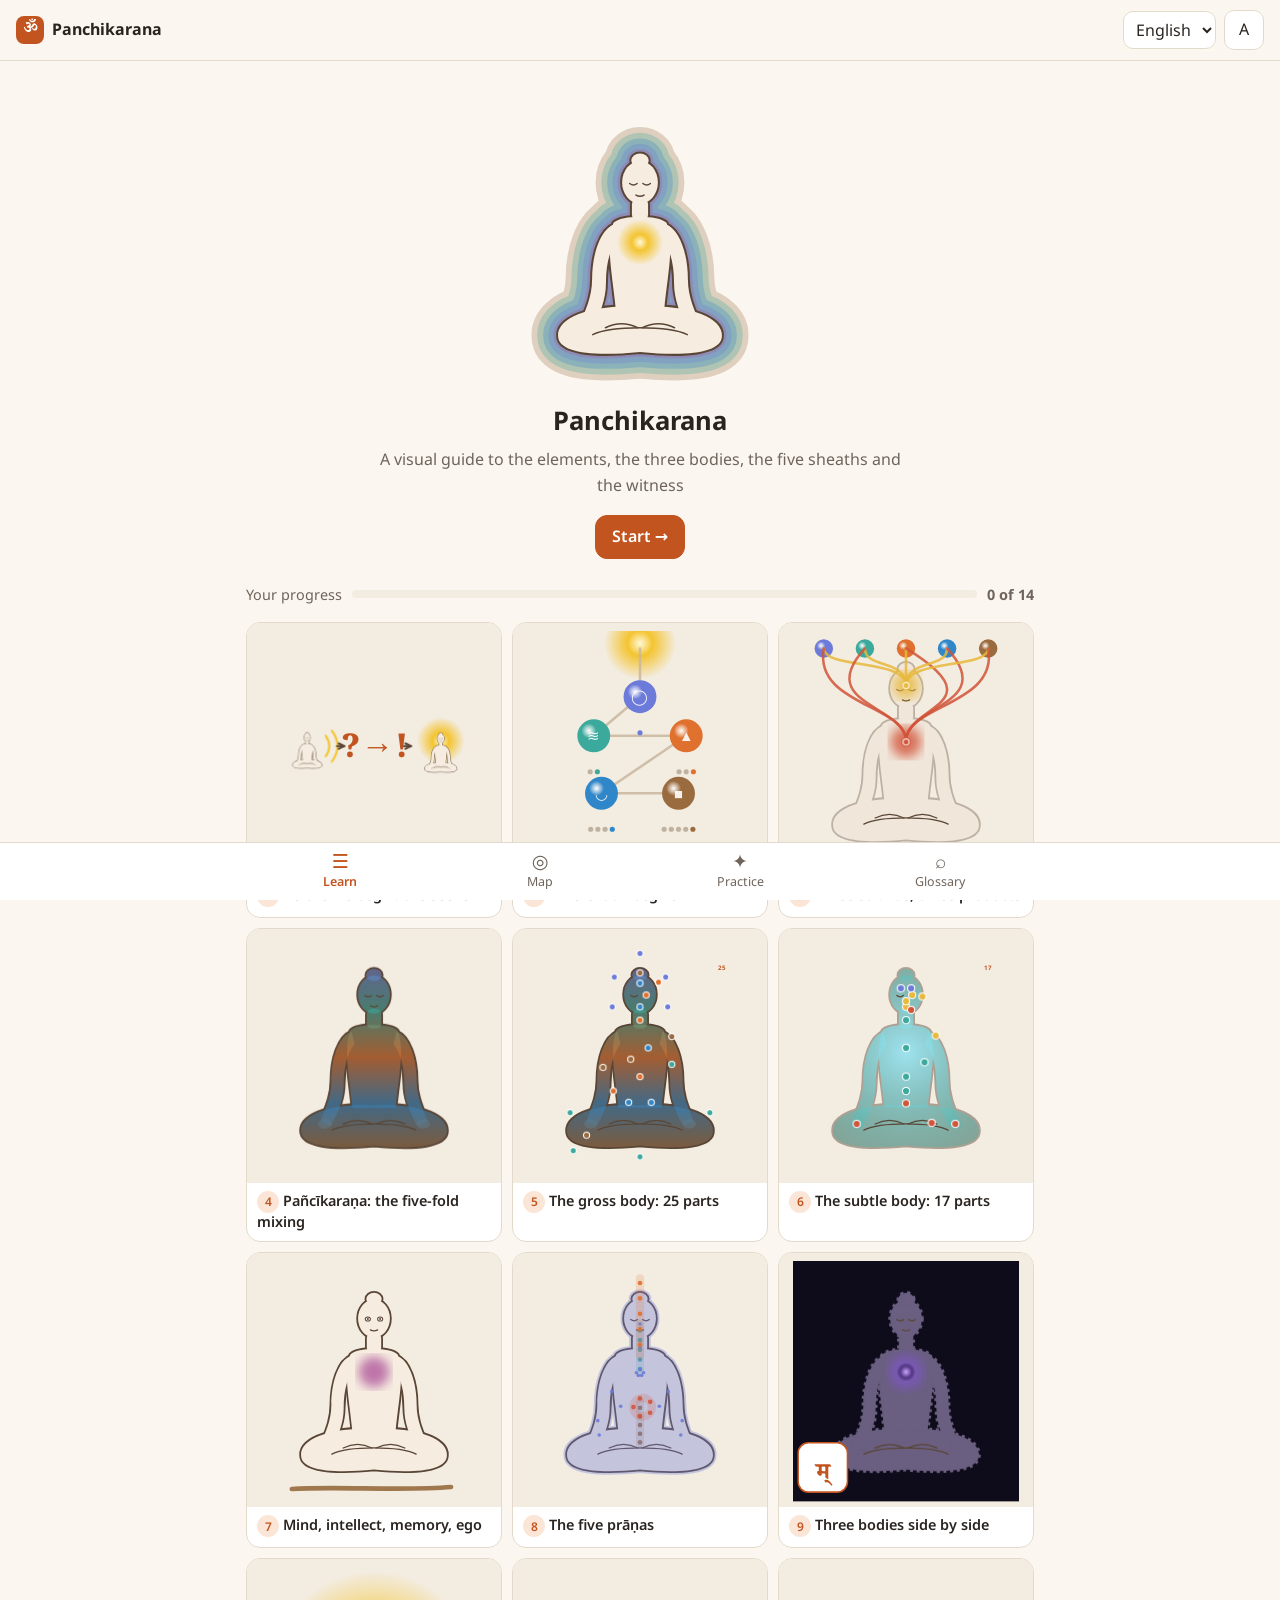
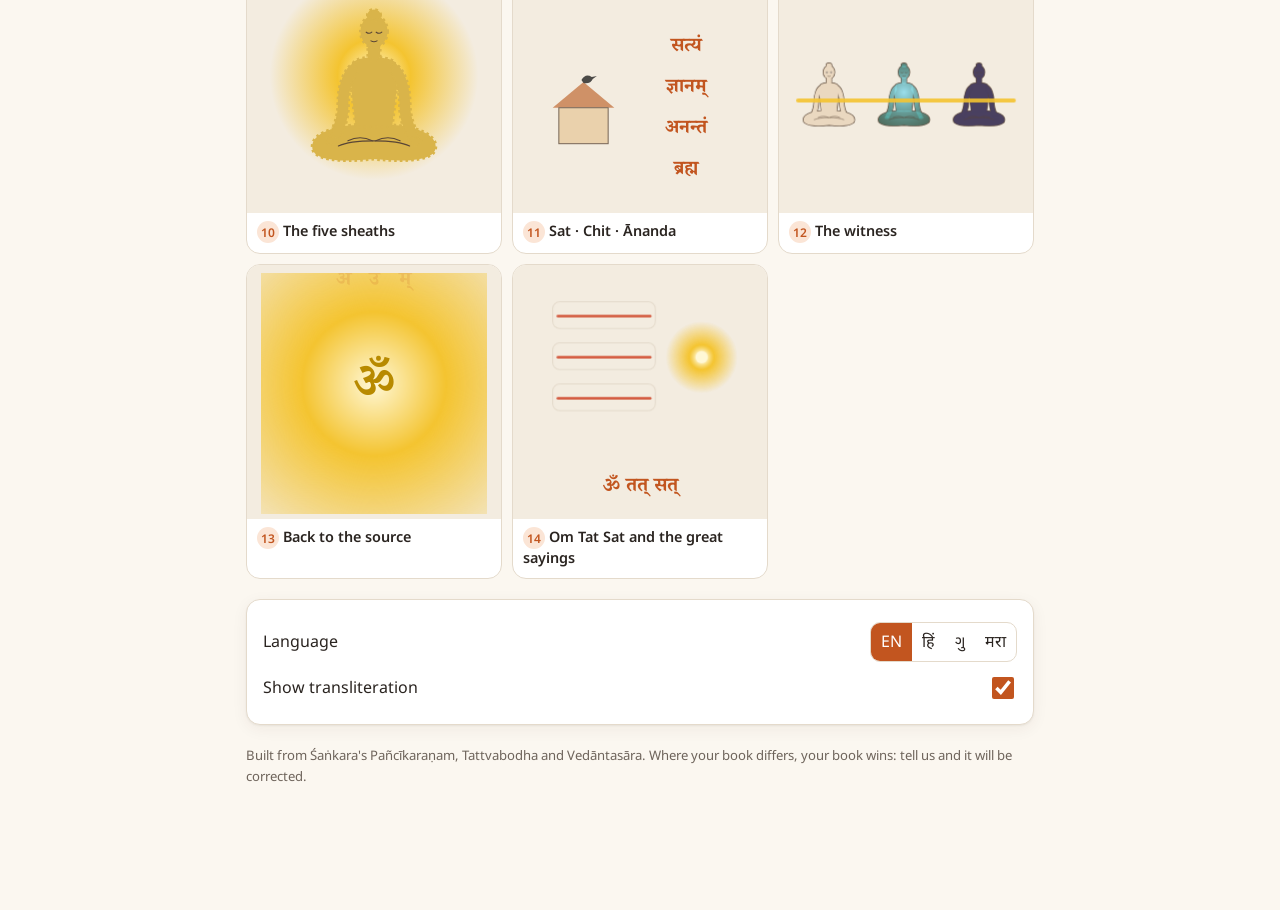
<file: index.html>
<!doctype html>
<html lang="en">
<head>
<meta charset="utf-8">
<meta name="viewport" content="width=device-width, initial-scale=1, viewport-fit=cover">
<title>Panchikarana</title>
<meta name="description" content="A visual, multilingual guide to Panchikarana: the five elements, the three bodies, the five sheaths and the witness.">
<meta name="theme-color" content="#C2551F">
<link rel="manifest" href="manifest.webmanifest">
<link rel="icon" href="icon.svg" type="image/svg+xml">
<link rel="apple-touch-icon" href="icon-192.png">
<link rel="preconnect" href="https://fonts.googleapis.com">
<link rel="preconnect" href="https://fonts.gstatic.com" crossorigin>
<link href="https://fonts.googleapis.com/css2?family=Noto+Sans:wght@400;600;700;800&family=Noto+Sans+Devanagari:wght@400;600;700&family=Noto+Sans+Gujarati:wght@400;600;700&family=Noto+Serif+Devanagari:wght@500;600&family=Noto+Serif+Gujarati:wght@500;600&display=swap" rel="stylesheet">
<link rel="stylesheet" href="style.css?v=5">
</head>
<body>
<header class="top">
  <a class="brand" href="#/"><span class="mark" aria-hidden="true">ॐ</span><span id="appTitle">Panchikarana</span></a>
  <select id="lang" aria-label="Language"></select>
  <button id="themeBtn" class="iconbtn" type="button">A</button>
</header>
<main id="main"><noscript>This guide needs JavaScript.</noscript></main>
<nav id="nav" class="nav" aria-label="Main"></nav>
<script src="i18n.js?v=5"></script>
<script src="data.js?v=5"></script>
<script src="narr.js?v=5"></script>
<script src="scenes.js?v=5"></script>
<script src="scenes2.js?v=5"></script>
<script src="app.js?v=5"></script>
</body>
</html>
</file>
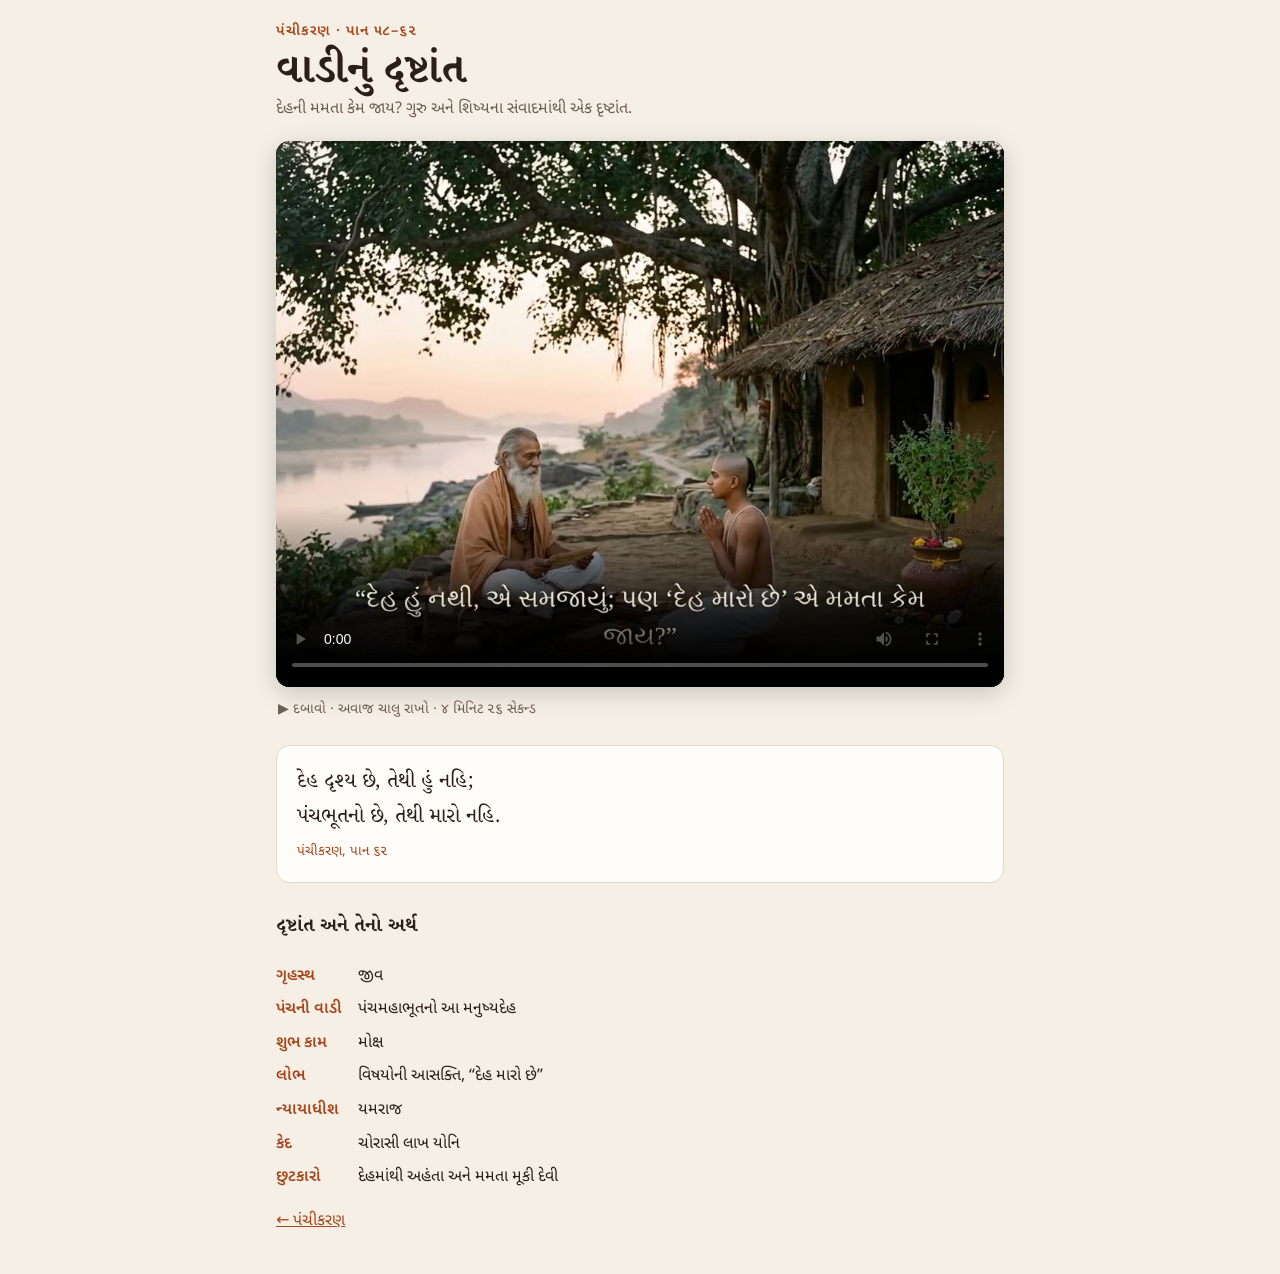
<file: panchikaran-upload-film/films/vadi.html>
<!doctype html>
<html lang="gu">
<head>
<meta charset="utf-8">
<meta name="viewport" content="width=device-width, initial-scale=1, viewport-fit=cover">
<meta name="description" content="વાડીનું દૃષ્ટાંત: પંચીકરણ (પાન ૫૮–૬૨) માંથી દેહની મમતા વિશેનું દૃષ્ટાંત.">
<meta property="og:title" content="વાડીનું દૃષ્ટાંત · પંચીકરણ">
<meta property="og:image" content="poster.jpg">
<title>વાડીનું દૃષ્ટાંત</title>
<link rel="stylesheet" href="https://fonts.googleapis.com/css2?family=Noto+Serif+Gujarati:wght@500;700&family=Noto+Sans+Gujarati:wght@400;600&display=swap">
<style>
/* Layout: one centred column, the film first, the teaching below it */
:root{
  --bg:#F5EFE6; --surface:#FFFDF9; --ink:#2B2019; --muted:#6F5F52; --accent:#A8461C; --line:#E4D8C8;
  --serif:"Noto Serif Gujarati","Noto Sans Gujarati",serif; --sans:"Noto Sans Gujarati",system-ui,sans-serif;
}
@media (prefers-color-scheme:dark){:root:not([data-theme="light"]){--bg:#17120E;--surface:#221B15;--ink:#F2E8DB;--muted:#B8A794;--accent:#E8915E;--line:#3A2F25;color-scheme:dark}}
:root[data-theme="dark"]{--bg:#17120E;--surface:#221B15;--ink:#F2E8DB;--muted:#B8A794;--accent:#E8915E;--line:#3A2F25;color-scheme:dark}
*{box-sizing:border-box}html{-webkit-text-size-adjust:100%}body{margin:0;background:var(--bg);color:var(--ink);font-family:var(--sans);font-size:16px;line-height:1.6}
main{max-width:760px;margin:0 auto;padding-block:20px 40px;padding-left:max(16px,env(safe-area-inset-left,0px));padding-right:max(16px,env(safe-area-inset-right,0px));display:grid;gap:18px}
.kicker{color:var(--accent);font-size:.9rem;letter-spacing:.06em;font-weight:600}
h1{font-family:var(--serif);font-size:clamp(1.9rem,6vw,2.6rem);line-height:1.25;margin:2px 0 0;text-wrap:balance}
.sub{color:var(--muted);margin:0}
.film{background:#000;border-radius:14px;overflow:hidden;box-shadow:0 6px 24px rgba(0,0,0,.18)}
video{display:block;width:100%;max-width:100%;aspect-ratio:4/3;height:auto;background:#000}
.hint{color:var(--muted);font-size:.88rem;margin:-6px 2px 0}
blockquote{margin:6px 0 0;padding:18px 20px;background:var(--surface);border:1px solid var(--line);border-radius:14px;font-family:var(--serif);font-size:1.3rem;line-height:1.7}
blockquote cite{display:block;margin-top:6px;font-family:var(--sans);font-style:normal;font-size:.85rem;color:var(--accent)}
.flow{display:grid;gap:8px;margin:4px 0 0;padding:0;list-style:none}
.flow li{display:grid;grid-template-columns:auto 1fr;gap:10px;align-items:baseline}
.flow b{color:var(--accent);font-weight:600;min-width:4.5em}
h2{font-family:var(--serif);font-size:1.2rem;margin:10px 0 0}
</style>
</head>
<body>
<main>
  <div>
    <div class="kicker">પંચીકરણ · પાન ૫૮–૬૨</div>
    <h1>વાડીનું દૃષ્ટાંત</h1>
    <p class="sub">દેહની મમતા કેમ જાય? ગુરુ અને શિષ્યના સંવાદમાંથી એક દૃષ્ટાંત.</p>
  </div>
  <div class="film">
    <video id="film" controls playsinline preload="metadata" poster="poster.jpg">
      <source src="vadi.mp4" type="video/mp4">
    </video>
  </div>
  <p class="hint">▶ દબાવો · અવાજ ચાલુ રાખો · ૪ મિનિટ ૨૬ સેકન્ડ</p>

  <blockquote>દેહ દૃશ્ય છે, તેથી હું નહિ;<br>પંચભૂતનો છે, તેથી મારો નહિ.<cite>પંચીકરણ, પાન ૬૨</cite></blockquote>

  <h2>દૃષ્ટાંત અને તેનો અર્થ</h2>
  <ul class="flow">
    <li><b>ગૃહસ્થ</b><span>જીવ</span></li>
    <li><b>પંચની વાડી</b><span>પંચમહાભૂતનો આ મનુષ્યદેહ</span></li>
    <li><b>શુભ કામ</b><span>મોક્ષ</span></li>
    <li><b>લોભ</b><span>વિષયોની આસક્તિ, “દેહ મારો છે”</span></li>
    <li><b>ન્યાયાધીશ</b><span>યમરાજ</span></li>
    <li><b>કેદ</b><span>ચોરાસી લાખ યોનિ</span></li>
    <li><b>છુટકારો</b><span>દેહમાંથી અહંતા અને મમતા મૂકી દેવી</span></li>
  </ul>
  <p class="sub"><a href="../" style="color:var(--accent)">← પંચીકરણ</a></p>
</main>
</body>
</html>
</file>
<file: style.css>
:root {
  --bg: #FBF7F0; --surface: #FFFFFF; --surface2: #F3ECE0; --ink: #2A2420; --muted: #6E645B; --line: #E4DACB;
  --accent: #C2551F; --accent-ink: #FFFFFF; --accent-soft: #FBE5D6; --ok: #2E7D4F; --no: #B3261E;
  --sattva: #E8B93C; --rajas: #D2553A; --tamas: #4B4F6B;
  --radius: 14px; --shadow: 0 1px 2px rgba(0,0,0,.05), 0 4px 16px rgba(60,40,20,.06);
  --font: "Noto Sans", "Noto Sans Devanagari", "Noto Sans Gujarati", system-ui, -apple-system, "Segoe UI", sans-serif;
  --font-sa: "Noto Serif Devanagari", "Noto Serif Gujarati", "Noto Sans Devanagari", "Noto Sans Gujarati", serif;
}
@media (prefers-color-scheme: dark) {
  :root:not([data-theme="light"]) {
    --bg: #17140F; --surface: #221E18; --surface2: #2C2720; --ink: #F1EAE0; --muted: #B3A898; --line: #3A342B;
    --accent: #F08A4B; --accent-ink: #1A120B; --accent-soft: #3B2617; --ok: #6CC48D; --no: #F2867E; --tamas: #9EA3C7;
    --shadow: 0 1px 2px rgba(0,0,0,.4);
  }
}
:root[data-theme="dark"] {
  --bg: #17140F; --surface: #221E18; --surface2: #2C2720; --ink: #F1EAE0; --muted: #B3A898; --line: #3A342B;
  --accent: #F08A4B; --accent-ink: #1A120B; --accent-soft: #3B2617; --ok: #6CC48D; --no: #F2867E; --tamas: #9EA3C7;
  --shadow: 0 1px 2px rgba(0,0,0,.4);
}
* { box-sizing: border-box; }
html { -webkit-text-size-adjust: 100%; }
body { margin: 0; background: var(--bg); color: var(--ink); font: 16px/1.6 var(--font); }
a { color: var(--accent); }
button { font: inherit; color: inherit; }
h1 { font-size: 1.6rem; line-height: 1.25; margin: .2em 0 .4em; }
h2 { font-size: 1.15rem; margin: 0 0 .5em; }
h3 { font-size: 1rem; margin: 0 0 .4em; }
.muted { color: var(--muted); }

/* Shell */
.top { position: sticky; top: 0; z-index: 10; display: flex; align-items: center; gap: 8px; padding: 10px 16px; background: color-mix(in srgb, var(--bg) 88%, transparent); backdrop-filter: blur(8px); border-bottom: 1px solid var(--line); }
.top .brand { flex: 1; font-weight: 700; text-decoration: none; color: var(--ink); display: flex; align-items: center; gap: 8px; min-width: 0; }
.top .brand .mark { width: 28px; height: 28px; border-radius: 8px; background: var(--accent); color: var(--accent-ink); display: grid; place-items: center; font-family: var(--font-sa); }
.top select, .iconbtn { background: var(--surface); border: 1px solid var(--line); border-radius: 10px; padding: 6px 8px; font: inherit; color: var(--ink); min-height: 38px; }
.iconbtn { width: 40px; cursor: pointer; }
main { max-width: 820px; margin: 0 auto; padding: 16px 16px 110px; }
.nav { position: fixed; bottom: 0; left: 0; right: 0; z-index: 10; display: flex; justify-content: center; background: var(--surface); border-top: 1px solid var(--line); padding-bottom: env(safe-area-inset-bottom); }
.nav a { flex: 1; max-width: 200px; display: flex; flex-direction: column; align-items: center; gap: 2px; padding: 8px 4px; text-decoration: none; color: var(--muted); font-size: .78rem; }
.nav a .ic { font-size: 1.2rem; line-height: 1; }
.nav a.on { color: var(--accent); font-weight: 600; }

/* Buttons */
.btn { display: inline-flex; align-items: center; justify-content: center; gap: 6px; min-height: 44px; padding: 8px 16px; border-radius: 12px; border: 1px solid var(--line); background: var(--surface); color: var(--ink); text-decoration: none; cursor: pointer; font-weight: 600; }
.btn.primary { background: var(--accent); border-color: var(--accent); color: var(--accent-ink); }
.btn.small { min-height: 36px; padding: 4px 12px; font-size: .9rem; }
.btn.wide { width: 100%; margin-top: 12px; }
.btn[disabled] { opacity: .4; cursor: default; }
.card { background: var(--surface); border: 1px solid var(--line); border-radius: var(--radius); padding: 16px; box-shadow: var(--shadow); }
.center { text-align: center; }

/* Terms */
.term { display: inline-flex; flex-direction: column; line-height: 1.25; vertical-align: middle; }
.term .sa { font-family: var(--font-sa); font-weight: 600; }
.term .ro { font-style: italic; font-size: .8em; color: var(--muted); }
.term .gl { font-size: .82em; color: var(--muted); }
.term .gl.solo { font-size: 1em; color: var(--ink); }
.term.big .sa { font-size: 1.35rem; }
.term.big .gl { font-size: .95rem; }

/* Home */
.hero { text-align: center; padding: 20px 0 8px; }
.hero .om { font-family: var(--font-sa); font-size: 3.4rem; color: var(--accent); line-height: 1; }
.hero p { color: var(--muted); max-width: 34em; margin: 0 auto 16px; }
.progress { display: flex; align-items: center; gap: 10px; margin: 16px 0; font-size: .9rem; color: var(--muted); }
.progress .bar { flex: 1; height: 8px; border-radius: 4px; background: var(--surface2); overflow: hidden; }
.progress .bar i { display: block; height: 100%; background: var(--accent); }
.chapters { list-style: none; padding: 0; margin: 0 0 20px; display: grid; gap: 8px; }
.chapters a { display: flex; align-items: center; gap: 12px; padding: 12px 14px; background: var(--surface); border: 1px solid var(--line); border-radius: var(--radius); text-decoration: none; color: var(--ink); }
.chapters .num { width: 32px; height: 32px; flex: none; border-radius: 50%; background: var(--accent-soft); color: var(--accent); display: grid; place-items: center; font-weight: 700; }
.chapters .ct { flex: 1; }
.chapters .tick { color: var(--ok); font-weight: 700; }
.chapters .chev { color: var(--muted); font-size: 1.4rem; }
.settings .row { display: flex; align-items: center; justify-content: space-between; gap: 12px; padding: 6px 0; }
.settings input[type=checkbox] { width: 22px; height: 22px; accent-color: var(--accent); }
.seg { display: flex; border: 1px solid var(--line); border-radius: 10px; overflow: hidden; }
.seg button { border: 0; background: transparent; padding: 6px 10px; min-height: 38px; cursor: pointer; }
.seg button.on { background: var(--accent); color: var(--accent-ink); }
.note { font-size: .82rem; color: var(--muted); margin-top: 20px; }

/* Chapter */
.eyebrow { text-transform: uppercase; letter-spacing: .08em; font-size: .75rem; color: var(--accent); margin: 0; font-weight: 700; }
.lead { color: var(--ink); font-size: 1.02rem; }
.widget { margin: 20px 0; }
.remember { background: var(--accent-soft); border-radius: var(--radius); padding: 14px 16px; margin: 20px 0; }
.remember h2 { font-size: .85rem; text-transform: uppercase; letter-spacing: .08em; color: var(--accent); }
.remember ul { margin: 0; padding-left: 1.1em; }
.remember li { margin: 4px 0; }
.pager { display: flex; justify-content: space-between; gap: 12px; margin-top: 24px; }
.sub-h { margin-top: 24px; }

/* Chips, pills */
.chip { display: inline-block; padding: 2px 10px; border-radius: 999px; background: var(--surface2); font-size: .85rem; margin: 2px; font-family: var(--font-sa); }
.chip.own { background: var(--c, var(--accent)); color: #fff; font-weight: 700; }
.chip small { font-family: var(--font); opacity: .8; }
.pills { display: flex; flex-wrap: wrap; gap: 8px; margin: 8px 0 16px; }
.pills.col { flex-direction: row; }
.pill { border: 1px solid var(--line); background: var(--surface); border-radius: 999px; padding: 6px 14px; min-height: 40px; cursor: pointer; font-family: var(--font-sa); }
.pill.on { background: var(--c, var(--accent)); border-color: var(--c, var(--accent)); color: #fff; }
.pick { margin: 0; color: var(--muted); font-size: .9rem; }
.dot { display: inline-block; width: 12px; height: 12px; border-radius: 50%; margin-right: 6px; vertical-align: middle; }

/* Origin chain */
.chain { display: flex; flex-direction: column; align-items: stretch; }
.chain .src { text-align: center; padding: 10px; border: 2px dashed var(--line); border-radius: var(--radius); color: var(--muted); font-weight: 600; }
.chain .arrow { text-align: center; color: var(--muted); line-height: 1.4; }
.chain .link { display: flex; align-items: center; gap: 12px; padding: 12px; background: var(--surface); border: 1px solid var(--line); border-left: 6px solid var(--c); border-radius: var(--radius); }
.chain .badge { width: 40px; height: 40px; flex: none; border-radius: 50%; background: var(--c); color: #fff; display: grid; place-items: center; font-size: 1.2rem; }
.chain .body { flex: 1; min-width: 0; }
.chain .quals { margin-top: 6px; }
.chain .quals .lbl { font-size: .8rem; color: var(--muted); }
.chain .chip.own { background: var(--c); }
.chain .count { font-size: 1.6rem; font-weight: 800; color: var(--c); }

/* Gunas tree */
.tree .root { text-align: center; padding: 12px; border-radius: var(--radius); background: var(--surface); border: 2px solid var(--c); }
.tree .root .sub { color: var(--muted); font-size: .85rem; }
.branches { display: grid; grid-template-columns: repeat(3, 1fr); gap: 10px; margin-top: 12px; }
@media (max-width: 620px) { .branches { grid-template-columns: 1fr; } }
.branch { background: var(--surface); border: 1px solid var(--line); border-top: 5px solid; border-radius: var(--radius); padding: 12px; }
.branch.g-sattva { border-top-color: var(--sattva); }
.branch.g-rajas { border-top-color: var(--rajas); }
.branch.g-tamas { border-top-color: var(--tamas); }
.branch .gname { margin-bottom: 8px; }
.branch .out { padding: 8px 0; border-top: 1px dashed var(--line); }
.branch .lbl { display: block; font-size: .75rem; text-transform: uppercase; letter-spacing: .05em; color: var(--muted); }

/* Panchikarana */
.pk-controls { display: flex; align-items: center; justify-content: space-between; gap: 12px; flex-wrap: wrap; }
.steps { display: flex; gap: 6px; }
.stepb { width: 40px; height: 40px; border-radius: 50%; border: 1px solid var(--line); background: var(--surface); cursor: pointer; font-weight: 700; }
.stepb.on { background: var(--accent); color: var(--accent-ink); border-color: var(--accent); }
.caption { min-height: 3em; color: var(--muted); margin: 10px 0; }
.pk { display: grid; gap: 8px; }
.pk-row { display: flex; align-items: center; gap: 10px; background: none; border: 2px solid transparent; border-radius: 12px; padding: 4px; cursor: pointer; text-align: left; }
.pk-row.on { border-color: var(--accent); }
.pk-name { width: 72px; flex: none; font-family: var(--font-sa); font-weight: 600; }
.pk-bar { flex: 1; display: flex; height: 30px; }
.pk-bar .seg { flex: 1; height: 100%; transition: margin .5s ease, background-color .6s ease, transform .5s ease; }
.pk-bar .s0 { border-radius: 8px 0 0 8px; } .pk-bar .s7 { border-radius: 0 8px 8px 0; }
.pk.st1 .s4, .pk.st2 .s4, .pk.st3 .s4 { margin-left: 10px; border-top-left-radius: 8px; border-bottom-left-radius: 8px; }
.pk.st1 .s3, .pk.st2 .s3, .pk.st3 .s3 { border-top-right-radius: 8px; border-bottom-right-radius: 8px; }
.pk.st2 .s5, .pk.st2 .s6, .pk.st2 .s7, .pk.st3 .s5, .pk.st3 .s6, .pk.st3 .s7 { margin-left: 4px; }
.pk.st2 .s4, .pk.st2 .s5, .pk.st2 .s6, .pk.st2 .s7 { transform: translateY(-3px); border-radius: 6px; }
.pk.st3 .s4, .pk.st3 .s5, .pk.st3 .s6, .pk.st3 .s7 { border-radius: 6px; }
.recipe { display: flex; align-items: center; gap: 20px; margin-top: 20px; padding: 16px; background: var(--surface); border: 1px solid var(--line); border-radius: var(--radius); }
.pie { width: 120px; height: 120px; flex: none; border-radius: 50%; }
.legend { list-style: none; padding: 0; margin: 0; font-family: var(--font-sa); }
.legend b { display: inline-block; width: 22px; font-family: var(--font); }
@media (max-width: 420px) { .recipe { flex-direction: column; align-items: flex-start; } }

/* Tables */
.scroll { overflow-x: auto; -webkit-overflow-scrolling: touch; border: 1px solid var(--line); border-radius: var(--radius); background: var(--surface); }
.grid { border-collapse: collapse; width: 100%; font-size: .92rem; }
.grid th, .grid td { padding: 8px 10px; border-bottom: 1px solid var(--line); text-align: left; vertical-align: top; }
.grid thead th { background: var(--surface2); font-size: .78rem; text-transform: uppercase; letter-spacing: .04em; color: var(--muted); white-space: nowrap; }
.grid tbody th { position: sticky; left: 0; background: var(--surface); z-index: 1; }
.grid .elh { border-left: 5px solid var(--c); min-width: 96px; }
.grid.wide { min-width: 640px; }
.grid.bodies td .term { display: flex; margin-bottom: 4px; }
.memo-bar { display: flex; align-items: center; gap: 12px; margin-bottom: 8px; flex-wrap: wrap; }
.memo .hint { display: none; font-size: .85rem; color: var(--muted); }
.memo.hiding .hint { display: inline; }
.memo.hiding td.m { cursor: pointer; position: relative; }
.memo.hiding td.m > * , .memo.hiding td.m { color: transparent; }
.memo.hiding td.m .term * { color: transparent; }
.memo.hiding td.m::after { content: "?"; position: absolute; inset: 4px; display: grid; place-items: center; border-radius: 8px; background: var(--accent-soft); color: var(--accent); font-weight: 700; }
.memo.hiding td.m.shown, .memo.hiding td.m.shown .term .sa { color: var(--ink); }
.memo.hiding td.m.shown .term .ro, .memo.hiding td.m.shown .term .gl { color: var(--muted); }
.memo.hiding td.m.shown::after { display: none; }
.sum { display: flex; align-items: center; flex-wrap: wrap; gap: 4px; margin-bottom: 14px; }
.sum b { font-size: 1.4rem; color: var(--accent); margin-left: 4px; }

/* Inner instrument */
.cards4 { display: grid; grid-template-columns: repeat(2, 1fr); gap: 10px; }
@media (max-width: 560px) { .cards4 { grid-template-columns: 1fr; } }
.icard { background: var(--surface); border: 1px solid var(--line); border-radius: var(--radius); padding: 14px; border-top: 5px solid var(--sattva); }
.icard .fn { margin-top: 6px; }
.icard .fn .sa { font-family: var(--font-sa); color: var(--accent); font-weight: 600; }
.icard .fn .ro { font-style: italic; color: var(--muted); font-size: .85rem; }
.icard p { margin: 4px 0 8px; }
dl { display: grid; grid-template-columns: auto 1fr; gap: 4px 12px; margin: 8px 0 0; }
dt { color: var(--muted); font-size: .82rem; }
dd { margin: 0; }

/* Pranas */
.pranas { display: grid; grid-template-columns: 200px 1fr; gap: 16px; align-items: start; margin-bottom: 16px; }
@media (max-width: 560px) { .pranas { grid-template-columns: 1fr; } .pranas svg { max-width: 220px; margin: 0 auto; display: block; } }
.bodysvg .silhouette { fill: var(--surface2); stroke: var(--line); stroke-width: 2; transition: all .4s; }
.bodysvg .silhouette.glow { fill: var(--accent-soft); stroke: var(--accent); stroke-width: 3; }
.bodysvg .mk { cursor: pointer; }
.bodysvg .mk circle { fill: var(--surface); stroke: var(--accent); stroke-width: 3; }
.bodysvg .mk.on circle { fill: var(--accent); }
.bodysvg .mk text { font-size: 13px; fill: var(--ink); font-family: var(--font-sa); paint-order: stroke; stroke: var(--bg); stroke-width: 3px; }
.detail { background: var(--surface); border: 1px solid var(--line); border-radius: var(--radius); padding: 14px; border-left: 5px solid var(--c, var(--accent)); }
.minor { display: grid; grid-template-columns: repeat(auto-fill, minmax(140px, 1fr)); gap: 8px; }
.minor > div { background: var(--surface); border: 1px solid var(--line); border-radius: 12px; padding: 10px; }

/* Rings (koshas + map) */
.koshas { display: grid; grid-template-columns: minmax(0, 1fr) minmax(0, 1fr); gap: 16px; align-items: center; }
@media (max-width: 620px) { .koshas { grid-template-columns: 1fr; } }
.rings { width: 100%; max-width: 360px; margin: 0 auto; display: block; }
.rings .ring { cursor: pointer; }
.rings .ring circle { stroke: var(--bg); stroke-width: 2; opacity: .55; transition: opacity .3s; }
.rings .ring.on circle { opacity: 1; }
.rings text { font-size: 12px; font-weight: 700; fill: #fff; font-family: var(--font-sa); pointer-events: none; paint-order: stroke; stroke: rgba(0,0,0,.25); stroke-width: 2px; }
.rings .core { cursor: pointer; }
.rings .core circle { fill: #F4C430; stroke: #fff; stroke-width: 3; }
.rings .core.on circle { stroke: var(--accent); stroke-width: 4; }
.rings .core text { fill: #3A2A00; stroke: none; font-size: 13px; }
.parts { margin-top: 8px; }
.navk { display: flex; align-items: center; justify-content: space-between; margin-top: 12px; }
.bodylegend { display: grid; grid-template-columns: repeat(3, 1fr); gap: 8px; margin-top: 16px; }
.bodylegend > div { background: var(--surface); border: 1px solid var(--line); border-radius: 12px; padding: 10px; display: flex; flex-direction: column; gap: 4px; }
.bodylegend span { color: var(--muted); font-size: .85rem; }
.maplinks { display: flex; gap: 8px; flex-wrap: wrap; margin-top: 12px; }
.detail p { margin: 10px 0; }

/* Witness */
.stage { background: var(--surface); border: 1px solid var(--line); border-radius: var(--radius); padding: 16px; }
.witness-light { text-align: center; padding: 14px; border-radius: 12px; background: radial-gradient(circle, rgba(244,196,48,.45), transparent 70%); }
.witness-light small { display: block; color: var(--muted); margin-top: 4px; }
.layers { display: grid; gap: 8px; margin-top: 12px; }
.layer { display: flex; justify-content: space-between; align-items: center; padding: 10px 12px; border-radius: 12px; border: 1px dashed var(--line); opacity: .45; transition: all .4s; }
.layer.act { opacity: 1; border-style: solid; border-color: var(--accent); background: var(--accent-soft); }
.layer .st { font-size: .8rem; color: var(--muted); }
.jiva { text-align: center; margin: 12px 0 0; }

/* Laya */
.laya { background: var(--surface); border: 1px solid var(--line); border-radius: var(--radius); padding: 16px; }
.omline { display: flex; justify-content: center; align-items: center; gap: 14px; font-family: var(--font-sa); font-size: 2.6rem; min-height: 80px; }
.omline .letter { transition: all .6s; color: var(--accent); }
.omline .letter.gone { opacity: .15; transform: scale(.7); }
.omline .silence { opacity: .15; }
.omline .silence.on { opacity: 1; font-size: 3.6rem; color: #D9A400; text-shadow: 0 0 24px rgba(244,196,48,.6); }
.lvls { display: grid; gap: 8px; }
.lvl { display: flex; justify-content: space-between; align-items: center; gap: 8px; padding: 10px 12px; border: 1px solid var(--line); border-radius: 12px; transition: all .5s; }
.lvl span { font-family: var(--font-sa); color: var(--muted); font-size: .9rem; text-align: right; }
.lvl.gone { opacity: .3; transform: scale(.97); }
.lvl.cur { border-color: var(--accent); background: var(--accent-soft); }
.lvl.self { justify-content: center; }

/* Practice */
.pcards { display: grid; grid-template-columns: 1fr 1fr; gap: 12px; }
@media (max-width: 520px) { .pcards { grid-template-columns: 1fr; } }
.pcard { position: relative; display: block; padding: 16px; background: var(--surface); border: 1px solid var(--line); border-radius: var(--radius); text-decoration: none; color: var(--ink); box-shadow: var(--shadow); }
.pcard .ic { display: grid; place-items: center; width: 40px; height: 40px; border-radius: 12px; background: var(--accent-soft); color: var(--accent); font-weight: 800; font-size: 1.2rem; margin-bottom: 8px; }
.pcard p { color: var(--muted); margin: 0; font-size: .92rem; }
.pcard .best { position: absolute; top: 14px; right: 14px; font-size: .8rem; color: var(--ok); font-weight: 700; }
.tablelinks { display: flex; flex-wrap: wrap; gap: 8px; }
.flash { background: var(--surface); border: 1px solid var(--line); border-radius: 20px; padding: 24px 18px; text-align: center; box-shadow: var(--shadow); min-height: 260px; display: flex; flex-direction: column; justify-content: center; }
.flash .rel, .quizq .rel { color: var(--muted); margin: 10px 0 0; }
.flash .a { margin: 18px 0 6px; padding-top: 18px; border-top: 1px dashed var(--line); }
.flash .term, .quizq > .term { align-items: center; }
.rate { display: grid; grid-template-columns: 1fr 1fr; gap: 10px; margin-top: 16px; }
.qhead { display: flex; justify-content: space-between; color: var(--muted); font-size: .9rem; margin-bottom: 8px; }
.quizq { text-align: center; }
.opts { display: grid; gap: 8px; margin-top: 16px; text-align: left; }
.opt { padding: 12px 14px; min-height: 48px; border-radius: 12px; border: 1px solid var(--line); background: var(--surface); cursor: pointer; text-align: left; font-family: var(--font-sa); }
.opt.right { border-color: var(--ok); background: color-mix(in srgb, var(--ok) 15%, var(--surface)); }
.opt.wrong { border-color: var(--no); background: color-mix(in srgb, var(--no) 12%, var(--surface)); }
.fb { margin: 14px 0 0; font-weight: 600; }
.fb.ok { color: var(--ok); } .fb.no { color: var(--no); }
.bigscore { font-size: 3.4rem; font-weight: 800; color: var(--accent); }
.bigscore small { font-size: 1.4rem; color: var(--muted); }

/* Glossary */
.search { width: 100%; padding: 12px 14px; border-radius: 12px; border: 1px solid var(--line); background: var(--surface); color: var(--ink); font: inherit; margin-bottom: 12px; }
.glist { display: grid; gap: 6px; }
.gitem { display: grid; grid-template-columns: 120px 1fr; gap: 12px; padding: 10px 12px; background: var(--surface); border: 1px solid var(--line); border-radius: 12px; }
.gsa { font-family: var(--font-sa); font-weight: 600; font-size: 1.1rem; }
.gitem .ro { font-style: italic; color: var(--muted); font-size: .88rem; }

:focus-visible { outline: 3px solid var(--accent); outline-offset: 2px; }
@media (prefers-reduced-motion: reduce) { * { transition: none !important; } }

/* ================= Visual scenes ================= */
:root { --fig-line: #5A4636; --fig-fill: #F6EDE0; --lbl: #3A2E25; }
@media (prefers-color-scheme: dark) { :root:not([data-theme="light"]) { --fig-line: #D8C6AE; --fig-fill: #2F2922; --lbl: #F1EAE0; } }
:root[data-theme="dark"] { --fig-line: #D8C6AE; --fig-fill: #2F2922; --lbl: #F1EAE0; }

.scene { width: 100%; height: auto; display: block; overflow: visible; }
.scene text { font-family: var(--font-sa); }
.fig-line { fill: var(--fig-line); stroke: var(--fig-line); }
.fig-fill { fill: var(--fig-fill); transition: fill .6s; }
.fig-detail { fill: none; stroke: var(--fig-line); stroke-width: 2.5; stroke-linecap: round; }
.fig-eyes { fill: #fff; stroke: var(--fig-line); stroke-width: 2; }
.fig-eyes .pupil { fill: var(--fig-line); stroke: none; }
.figure.faint .fig-line { opacity: .35; }
.figure.faint .fig-fill { opacity: .9; }
.figure.subtle .fig-line { opacity: .45; }

.lbl { fill: var(--lbl); font-size: 15px; font-weight: 600; paint-order: stroke; stroke: var(--bg); stroke-width: 4px; stroke-linejoin: round; animation: fadeIn .5s both; }
.lbl.lbl-big { font-size: 19px; font-weight: 700; }
.lbl.sm { font-size: 12px; }
.lbl.deity { font-size: 12px; font-weight: 500; fill: var(--muted); font-style: italic; }
.bigletter { font-family: var(--font-sa); font-size: 46px; font-weight: 700; fill: var(--accent); }
.bigletter.num { font-family: var(--font); font-size: 52px; }
.frac { font-family: var(--font); font-size: 34px; font-weight: 800; fill: #fff; paint-order: stroke; stroke: rgba(0,0,0,.25); stroke-width: 2px; }
.frac.sm { font-size: 20px; }
.orb-ic { fill: #fff; font-family: var(--font); opacity: .9; }

/* animations */
@keyframes fadeIn { from { opacity: 0; } to { opacity: 1; } }
@keyframes pop { 0% { opacity: 0; transform: scale(.2); } 70% { transform: scale(1.15); } 100% { opacity: 1; transform: scale(1); } }
@keyframes drop { from { opacity: 0; transform: translateY(-60px); } to { opacity: 1; transform: none; } }
@keyframes draw { from { stroke-dashoffset: 600; } to { stroke-dashoffset: 0; } }
@keyframes pulse { 0%, 100% { opacity: .55; transform: scale(.94); } 50% { opacity: 1; transform: scale(1.06); } }
@keyframes breathe { 0%, 100% { opacity: .65; transform: scale(.97); } 50% { opacity: 1; transform: scale(1.03); } }
@keyframes ping { 0% { opacity: .6; transform: scale(1); } 100% { opacity: 0; transform: scale(2.6); } }
@keyframes fly { from { transform: translate(var(--fx), var(--fy)) translateY(0); opacity: .4; } to { transform: translate(0, 6px); opacity: 1; } }
@keyframes sink { to { transform: translate(var(--sx), 230px) scale(.15); opacity: 0; } }
@keyframes peel { from { opacity: .6; transform: scale(1); } to { opacity: 0; transform: scale(1.12); } }
@keyframes collapse { to { transform: scale(.05); opacity: 0; } }
@keyframes expand { from { transform: scale(1); } to { transform: scale(40); } }
@keyframes fadeOut { to { opacity: 0; } }
@keyframes sway { 0%, 100% { transform: translateX(-6px); } 50% { transform: translateX(6px); } }
@keyframes wave { 0%, 100% { opacity: .15; } 50% { opacity: .5; } }

.scene g, .scene circle, .scene path, .scene text { transform-box: fill-box; transform-origin: center; }
.pop { animation: pop .6s cubic-bezier(.2,.9,.3,1.3) both; }
.drop { animation: drop .8s cubic-bezier(.2,.9,.3,1.2) both; }
.fadein { animation: fadeIn .9s both; }
.fadeout { animation: fadeOut 1.4s .3s both; }
.pulse { animation: pulse 2.4s ease-in-out infinite; }
.breathe { animation: breathe 5s ease-in-out infinite; }
.mk .ping { animation: ping 1.8s ease-out infinite; animation-delay: inherit; }
.flow { fill: none; stroke-width: 5; stroke-linecap: round; opacity: .85; }
.flow.draw { stroke-dasharray: 600; animation: draw 1.4s ease-out both; }
.flow.thick { stroke-width: 4; }
.fly { animation: fly 1.1s cubic-bezier(.3,.7,.3,1) both; }
.pkorb.sink { animation: sink 1.2s ease-in both; }
.aura.peel { animation: peel 1.2s ease-out both; }
.collapse { animation: collapse 1.6s ease-in both; transform-origin: 200px 192px; transform-box: view-box; }
.collapse * { transform-box: view-box; }
.expand { animation: expand 2.4s ease-out both; }
.sway { animation: sway 1.6s ease-in-out infinite; }
.aura.wave { animation: wave 1.6s ease-in-out infinite; }
.aura.breathe-aura { animation: breathe 6s ease-in-out infinite; transform-box: view-box; transform-origin: 200px 220px; }
.aura.pulse { transform-box: view-box; transform-origin: 200px 220px; }
.skin-glow { animation: pulse 2s infinite; }
.glowdot { opacity: .8; }
.rope { fill: none; stroke: #A0784E; stroke-width: 7; stroke-linecap: round; transition: d .8s; }
.bubble path, .bubble ellipse, .bubble circle:not([fill]) { fill: var(--surface); stroke: var(--line); stroke-width: 2; }
.bubble ellipse, .bubble > circle { fill: var(--surface); stroke: var(--line); stroke-width: 2; }
.bubble-sym { font-size: 52px; font-weight: 800; }
.badge rect { fill: var(--surface); stroke: var(--accent); stroke-width: 3; }
.omletter { font-size: 40px; font-weight: 700; fill: var(--accent); transition: all .8s; }
.omletter.gone { opacity: .15; }
.omletter.cur { font-size: 52px; }
.omsilence { font-size: 90px; fill: #B88A00; animation: pop 1.2s 1.2s both; }
.draw-line { stroke-dasharray: 600; animation: draw 1.8s ease-out both; }
.legend3 text { fill: var(--muted); }

/* Player */
.player { background: var(--surface); border: 1px solid var(--line); border-radius: 22px; padding: 10px 10px 12px; box-shadow: var(--shadow); margin-top: 8px; }
.stage { max-width: 440px; margin: 0 auto; touch-action: pan-y; user-select: none; }
.cap { min-height: 64px; display: flex; flex-wrap: wrap; align-items: center; justify-content: center; gap: 6px 10px; text-align: center; font-size: 1.05rem; padding: 6px 4px 10px; line-height: 1.35; }
.cap .ct { display: inline-flex; flex-direction: column; align-items: center; line-height: 1.15; }
.cap .ct b { font-family: var(--font-sa); font-size: 1.25rem; }
.cap .ct small { color: var(--muted); font-size: .8rem; }
.cap .ar { color: var(--muted); font-size: 1.3rem; }
.cap .num { display: inline-grid; place-items: center; width: 30px; height: 30px; border-radius: 50%; background: var(--accent); color: var(--accent-ink); font-weight: 800; }
.cap .gsep { display: inline-flex; align-items: center; gap: 6px; }
.cap .gsep i { width: 12px; height: 12px; border-radius: 50%; display: inline-block; }
.cap .fnq { flex-basis: 100%; color: var(--muted); font-size: .95rem; }
.cap .chipc { font-family: var(--font-sa); background: var(--surface2); border-radius: 999px; padding: 2px 10px; font-size: .95rem; }
.pctl { display: flex; align-items: center; gap: 8px; }
.round { width: 46px; height: 46px; flex: none; border-radius: 50%; border: 1px solid var(--line); background: var(--surface); font-size: 1.4rem; line-height: 1; cursor: pointer; display: grid; place-items: center; }
.round.primary { background: var(--accent); border-color: var(--accent); color: var(--accent-ink); }
#pplay { font-size: 1rem; }
.dots { flex: 1; display: flex; justify-content: center; flex-wrap: wrap; gap: 6px; }
.dots button { width: 10px; height: 10px; padding: 0; border-radius: 50%; border: 0; background: var(--line); cursor: pointer; position: relative; }
.dots button::before { content: ""; position: absolute; inset: -8px; }
.dots button.past { background: color-mix(in srgb, var(--accent) 45%, var(--line)); }
.dots button.on { background: var(--accent); width: 26px; border-radius: 6px; transition: width .3s; }
details.more { margin-top: 12px; background: var(--surface); border: 1px solid var(--line); border-radius: var(--radius); padding: 0 14px; }
details.more > summary { cursor: pointer; padding: 14px 0; font-weight: 600; color: var(--accent); list-style: none; }
details.more > summary::-webkit-details-marker { display: none; }
details.more[open] { padding-bottom: 14px; }
.chapter h1 { font-size: 1.35rem; margin-bottom: 0; }

/* Home */
.hero-fig { max-width: 300px; margin: 0 auto -8px; }
.tiles { list-style: none; padding: 0; margin: 0 0 20px; display: grid; grid-template-columns: repeat(2, 1fr); gap: 10px; }
@media (min-width: 640px) { .tiles { grid-template-columns: repeat(3, 1fr); } }
.tiles a { display: flex; flex-direction: column; height: 100%; background: var(--surface); border: 1px solid var(--line); border-radius: var(--radius); text-decoration: none; color: var(--ink); overflow: hidden; }
.tiles .thumb { display: block; background: var(--surface2); padding: 8px 14px 0; aspect-ratio: 1 / 1; overflow: hidden; }
.tiles .thumb .lbl, .tiles .thumb .bubble, .tiles .thumb .legend3 { display: none; }
.tiles .tt { display: block; padding: 8px 10px 10px; font-size: .9rem; font-weight: 600; line-height: 1.3; }
.tiles .num { display: inline-grid; place-items: center; width: 22px; height: 22px; border-radius: 50%; background: var(--accent-soft); color: var(--accent); font-size: .75rem; margin-right: 4px; }
.tiles .tick { color: var(--ok); }

/* Map */
.mapwrap { max-width: 460px; margin: 0 auto; }
.maptag { cursor: pointer; }
.maptag text { fill: #fff; font-size: 17px; font-weight: 700; font-family: var(--font-sa); }
.mapwrap + .detail { margin-top: 8px; }
.lbl { font-size: 16px; }
.lbl.lbl-big { font-size: 20px; }
.lbl.lbl-xl { font-size: 28px; font-weight: 700; }
.lbl.deity { font-size: 14px; }
.scene { overflow: hidden; }
.rope { stroke-width: 9; }
.scene g.o0 { transform-origin: 0 0; transform-box: view-box; }

/* Bigger picture labels */
.lbl { font-size: 18px; }
.lbl.lbl-big { font-size: 22px; }
.lbl.deity { font-size: 16px; }
.lbl.sm { font-size: 14px; }
.lbl.lbl-xl { font-size: 30px; }

/* Zoom */
.stagewrap { position: relative; overflow: hidden; border-radius: 14px; }
.stage { transform-origin: 0 0; cursor: zoom-in; }
.zbtn { position: absolute; right: 6px; bottom: 6px; width: 40px; height: 40px; border-radius: 12px; border: 1px solid var(--line); background: color-mix(in srgb, var(--surface) 85%, transparent); font-size: 1.2rem; cursor: pointer; color: var(--ink); }
.zhint { text-align: center; font-size: .78rem; color: var(--muted); margin-top: 2px; }
.zclose { display: none; }
.player.zoomed { position: fixed; inset: 0; z-index: 100; margin: 0; border-radius: 0; border: 0; display: flex; flex-direction: column; padding: max(10px, env(safe-area-inset-top)) 10px max(12px, env(safe-area-inset-bottom)); background: var(--surface); }
.player.zoomed .stagewrap { flex: 1; display: flex; align-items: center; justify-content: center; touch-action: none; background: var(--bg); }
.player.zoomed .stage { max-width: none; width: min(100%, calc((100vh - 220px) * 0.94)); cursor: grab; }
.player.zoomed .zbtn { display: none; }
.player.zoomed .zclose { display: grid; position: absolute; top: max(12px, env(safe-area-inset-top)); right: 12px; z-index: 2; }
.player.zoomed .zhint { display: none; }
body.noscroll { overflow: hidden; }

/* Narration */
.startov { position: absolute; inset: 0; display: flex; flex-direction: column; align-items: center; justify-content: center; gap: 10px; border: 0; cursor: pointer; background: color-mix(in srgb, var(--surface) 35%, transparent); color: var(--ink); font: inherit; font-weight: 700; font-size: 1.05rem; backdrop-filter: blur(1px); }
.startov .pbig { width: 84px; height: 84px; border-radius: 50%; display: grid; place-items: center; background: var(--accent); color: var(--accent-ink); font-size: 2.2rem; padding-left: 6px; box-shadow: 0 6px 24px rgba(194,85,31,.45); animation: breathe 2.4s ease-in-out infinite; }
.startov span:last-child { background: var(--surface); padding: 4px 14px; border-radius: 999px; }
.player.started .startov { display: none; }
.sub { margin: -4px 4px 10px; padding: 10px 12px; border-radius: 12px; background: var(--surface2); color: var(--ink); font-size: .98rem; line-height: 1.55; text-align: left; }
.sub:empty { display: none; }
#pvoice { color: var(--accent); }
#pvoice.off { color: var(--muted); }
.player.zoomed .sub { max-height: 22vh; overflow: auto; }

/* ---------- v2: story tabs, verse card, new scene pieces ---------- */
.ptabs { display: flex; gap: 6px; margin: 12px 0 0; overflow-x: auto; scrollbar-width: none; }
.ptabs::-webkit-scrollbar { display: none; }
.ptabs button { flex: none; max-width: 78%; white-space: nowrap; overflow: hidden; text-overflow: ellipsis; font: inherit; font-size: .92rem; font-weight: 600; padding: 9px 14px; border-radius: 999px; border: 1px solid var(--line); background: var(--surface); color: var(--muted); cursor: pointer; }
.ptabs button.on { background: var(--accent); border-color: var(--accent); color: var(--accent-ink); }
.ptabs .st-ic { opacity: .8; }
.player.isstory { border-color: var(--accent); }
.storysrc { margin: 6px 4px 0; font-size: .82rem; color: var(--muted); text-align: right; font-style: italic; }
.verse { margin: 14px 0 0; padding: 16px 18px; background: var(--accent-soft); border-radius: var(--radius); border-left: 4px solid var(--accent); }
.verse blockquote { margin: 0; font-family: var(--font-sa-serif, var(--font-sa)); font-size: 1.15rem; line-height: 1.7; color: var(--ink); }
.verse .ro { margin: 6px 0 0; font-style: italic; color: var(--muted); font-size: .9rem; }
.verse figcaption { margin-top: 8px; display: flex; flex-direction: column; gap: 4px; font-size: .95rem; }
.verse cite { font-size: .8rem; color: var(--accent); font-style: normal; font-weight: 600; }
.grid tr.grp th { background: var(--accent-soft); text-align: left; }

.bsym { font-size: 30px; font-weight: 800; }
.tiny { font-size: 12px; font-weight: 800; }
.musicnote { font-size: 34px; fill: #B0569B; }
.sk { font-family: var(--font-sa); font-size: 38px; font-weight: 700; fill: var(--accent); }
.sk.huge { font-size: 76px; }
.card-r { fill: var(--surface); stroke-width: 3; }
.lbl.faint { opacity: .45; }
.lbl.steplbl { fill: #fff; stroke: none; font-size: 13px; font-weight: 700; }
.lbl.lbl-xl { font-size: 28px; font-weight: 700; }
@keyframes driftAway { from { opacity: 1; transform: translate(0, 0); } to { opacity: .2; transform: translate(-20px, -26px); } }
@keyframes flicker { 0%, 100% { transform: scale(1, 1); } 50% { transform: scale(.9, 1.12); } }
@keyframes slide { 0%, 100% { transform: translateX(-60px); } 50% { transform: translateX(60px); } }
@keyframes shard { from { opacity: 1; transform: translate(0, 0) rotate(0); } to { opacity: 0; transform: translate(var(--dx), var(--dy)) rotate(160deg); } }
@keyframes expandSoft { from { transform: scale(1); opacity: .9; } to { transform: scale(9); opacity: .35; } }
@keyframes bob { 0%, 100% { transform: translateY(0); } 50% { transform: translateY(-14px); } }
.driftaway { animation: driftAway 2.2s .4s ease-out both; }
.flicker { animation: flicker .9s ease-in-out infinite; transform-origin: center bottom; }
.slide { animation: slide 4s ease-in-out infinite; }
.shard { animation: shard 1.6s .3s ease-out both; }
.expand-soft { animation: expandSoft 2.2s .4s ease-out both; }
.bob { animation: bob 3s ease-in-out infinite; }
@media (prefers-reduced-motion: reduce) { .driftaway, .flicker, .slide, .shard, .expand-soft, .bob { animation-duration: .01s; animation-iteration-count: 1; } }
@media (max-width: 420px) { .dots { gap: 4px; } .dots button { width: 8px; height: 8px; } .dots button.on { width: 18px; } .pctl { gap: 6px; } }
</file>
